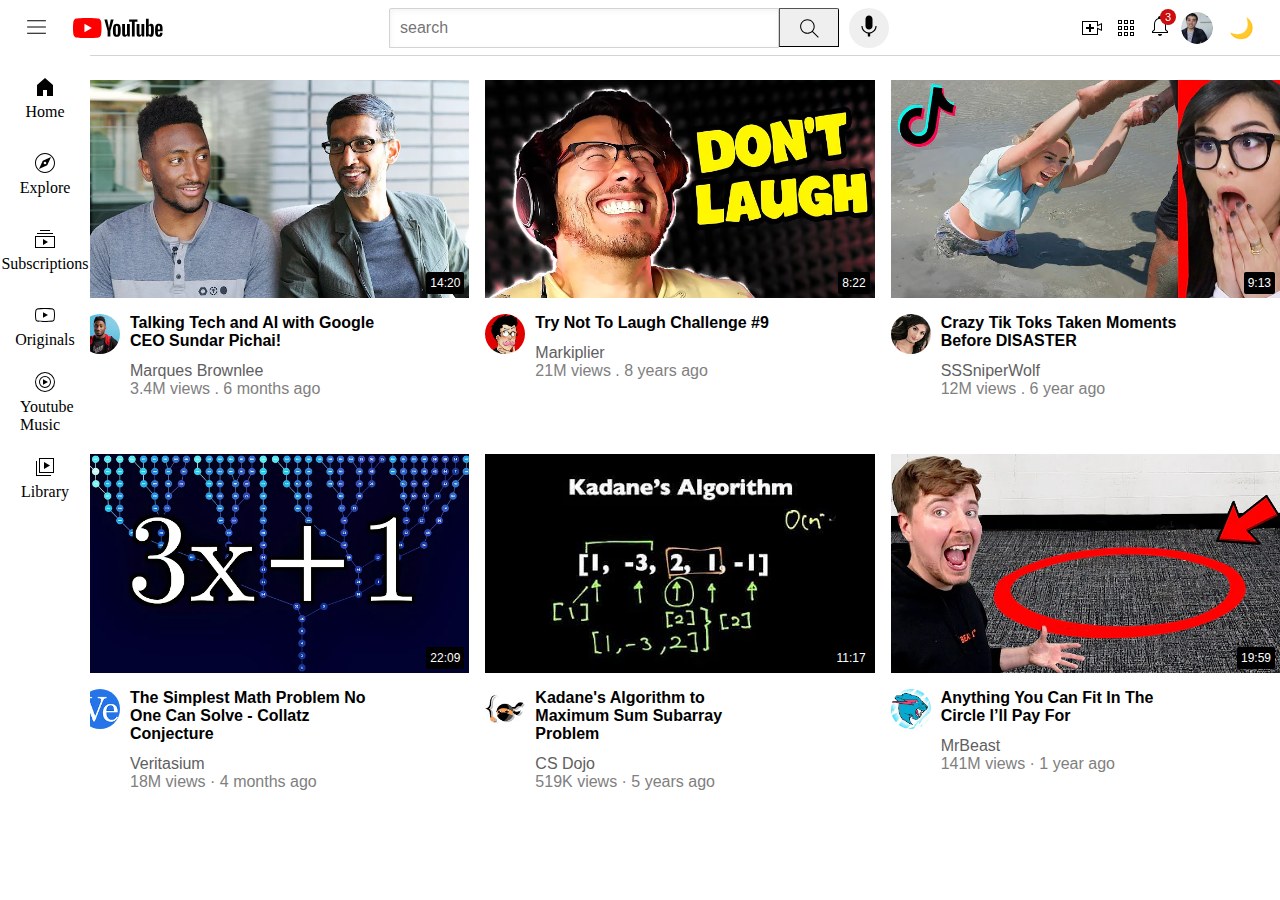
<file: index.html>
<!DOCTYPE html>
<html>
    <head>
        <title>
                youtube.com clone
        </title>

        <link rel="stylesheet" href="styles/video.css">
        <link rel="stylesheet" href="styles/general.css">
        <link rel="stylesheet" href="styles/header.css">
        <link rel="stylesheet" href="styles/sidebar.css">
    </head>



    <body>
        <script src="script.js"></script>
        <div class="header">
            <div class="leftsection">
                <img class="hamburgermenu" src="icons/hamburger-menu.svg">
                <img class="youtubelogo" src="icons/youtube-logo.svg" >
            </div>
            <div class="middlesection">
                <input class="searchbar" type="text"  placeholder="search">
                <button class="search">
                    <img class="searchicon" src="icons/search.svg">
                </button>
                    
                <button class="voicesearch">
                    <img class="voicesearchicon" src="icons/voice-search-icon.svg">
                </button>
            </div>
            <div class="sidebar">
                <div class="sidebar-link" >
                    <img src="icons/home.svg" alt="">
                    <div>Home</div>
                </div>
                <div class="sidebar-link" >
                    <img src="icons/explore.svg" alt="">
                    <div>Explore</div>
                </div>
                <div class="sidebar-link" >
                    <img src="icons/subscriptions.svg" alt="">
                    <div>Subscriptions</div>
                </div>
                <div class="sidebar-link" >
                    <img src="icons/originals.svg" alt="">
                    <div>Originals</div>
                </div>
                <div class="sidebar-link" >
                    <img src="icons/youtube-music.svg" alt="">
                    <div class="youtubemusic">Youtube Music </div>
                </div>
                <div class="sidebar-link" >
                    <img src="icons/library.svg" alt="">
                    <div>Library</div>
                </div>
            </div>
            <div class="rightsection">
                <img class="upload-icon" src="icons\upload.svg">
                <img class="youtube-apps-icon" src="icons\youtube-apps.svg">
                <div class="notifications-icon-container">
                <img class="notifications-icon" src="icons\notifications.svg" >
                <div class="notifications-count">3</div>
                </div>
                <img class="current-user-picture" src="icons\my-channel.jpeg" >
            </div>
            
        </div>
        
        <div class="videogrid">
            <div class="div">
           
            <div class="firstvideothumbnail">
            
        <img class="thumbnail" src="thumbnails/thumbnail-1.webp">
            <div class="video-time"> 
                14:20
             </div>
            </div>
            <div class="pfp-div">
            <img class="pfp" src="thumbnails/channel-1.jpeg">
                <div class="error">
                    <p class="title">
           Talking Tech and AI with Google CEO Sundar Pichai! 
            </p>
            <P class="videoauthor">
            Marques Brownlee
            </P>
            <p class="videostats">
           3.4M views . 6 months ago
            </p>  
            
                </div>
            
            </div>

            
       
        </div>
        

        

        
        


    


    
    <div class="div">
           
        <div class="firstvideothumbnail">
            
        <img class="thumbnail" src="thumbnails/download.avif">
        <div class="video-time"> 
                8:22
             </div>
            </div>
            <div class="pfp-div">
            <img class="pfp" src="thumbnails/channel-2.jpeg">
                <div class="error">
            <p class="title">
           Try Not To Laugh Challenge #9
            </p>
            <P class="videoauthor">
             Markiplier
            </P>
            <p class="videostats">
           21M views . 8 years ago
            </p>  

        </div>
            </div>

        
       
    </div>
    

    <div class="div">
           
            <div class="firstvideothumbnail">
            
        <img class="thumbnail" src="thumbnails/thumbnail-3.webp">
        <div class="video-time"> 
                9:13
             </div>
            </div>
            <div class="pfp-div">
            <img class="pfp" src="thumbnails/channel-3.jpeg">
                <div class="error">
                    <p class="title">
           

                    Crazy Tik Toks Taken Moments Before DISASTER  
            </p>
            <P class="videoauthor">
            SSSniperWolf
            </P>
            <p class="videostats">
           12M views . 6 year ago
            </p>  
                </div>
            
            </div>

            
       
    </div>
        

        

        
        


    



    <div class="div">
           
        <div class="firstvideothumbnail">
            
        <img class="thumbnail" src="thumbnails/thumbnail-4.webp">
        <div class="video-time"> 
                22:09
             </div>
            </div>
            <div class="pfp-div">
            <img class="pfp" src="thumbnails/channel-4.jpeg">
                <div class="error">
            <p class="title">
           

                The Simplest Math Problem No One Can Solve - Collatz Conjecture 
            </p>
            <P class="videoauthor">
             Veritasium 
            </P>
            <p class="videostats">
           18M views · 4 months ago
            </p>  

        </div>
            </div>

        
       
    </div>


<div class="div">
           
            <div class="firstvideothumbnail">
            
        <img class="thumbnail" src="thumbnails/thumbnail-5.webp">
        <div class="video-time"> 
                11:17
             </div>
            </div>
            <div class="pfp-div">
            <img class="pfp" src="thumbnails/channel-5.jpeg">
                <div class="error">
                    <p class="title">


                    Kadane's Algorithm to Maximum Sum Subarray Problem             </p>
            <P class="videoauthor">
            CS Dojo 
            </P>
            <p class="videostats">
           519K views · 5 years ago 
            </p>  
                </div>
            
            </div>

            
       
    </div>
        

        

        
        


    



    <div class="div">
           
        <div class="firstvideothumbnail">
            
        <img class="thumbnail" src="thumbnails/thumbnail-6.webp">
        <div class="video-time"> 
                19:59
             </div>
            </div>
            <div class="pfp-div">
            <img class="pfp" src="thumbnails/channel-6.jpeg">
                <div class="error">
            <p class="title">
           

                Anything You Can Fit In The Circle I’ll Pay For 
            </p>
            <P class="videoauthor">
             MrBeast 
            </P>
            <p class="videostats">
           141M views · 1 year ago 
            </p>  

        </div>
            </div>

        
       
    </div>
        </div>
    


        
    </body>
</html>
</file>
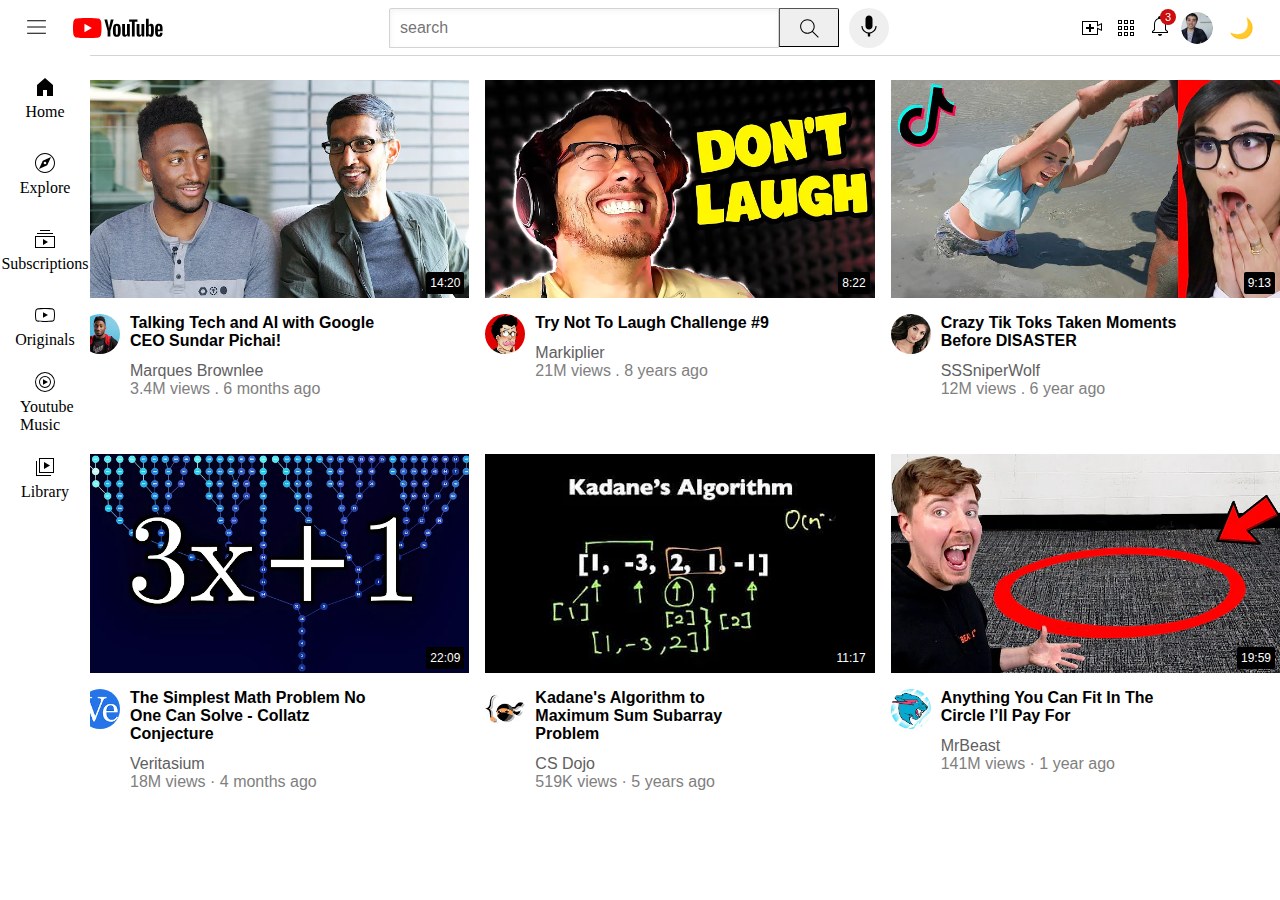
<file: youtube.html>
<!DOCTYPE html>
<html>
    <head>
        <title>
                youtube.com clone
        </title>

        <link rel="stylesheet" href="styles/video.css">
        <link rel="stylesheet" href="styles/general.css">
        <link rel="stylesheet" href="styles/header.css">
        <link rel="stylesheet" href="styles/sidebar.css">
    </head>



    <body>
        <script src="script.js"></script>
        <div class="header">
            <div class="leftsection">
                <img class="hamburgermenu" src="icons/hamburger-menu.svg">
                <img class="youtubelogo" src="icons/youtube-logo.svg" >
            </div>
            <div class="middlesection">
                <input class="searchbar" type="text"  placeholder="search">
                <button class="search">
                    <img class="searchicon" src="icons/search.svg">
                </button>
                    
                <button class="voicesearch">
                    <img class="voicesearchicon" src="icons/voice-search-icon.svg">
                </button>
            </div>
            <div class="sidebar">
                <div class="sidebar-link" >
                    <img src="icons/home.svg" alt="">
                    <div>Home</div>
                </div>
                <div class="sidebar-link" >
                    <img src="icons/explore.svg" alt="">
                    <div>Explore</div>
                </div>
                <div class="sidebar-link" >
                    <img src="icons/subscriptions.svg" alt="">
                    <div>Subscriptions</div>
                </div>
                <div class="sidebar-link" >
                    <img src="icons/originals.svg" alt="">
                    <div>Originals</div>
                </div>
                <div class="sidebar-link" >
                    <img src="icons/youtube-music.svg" alt="">
                    <div class="youtubemusic">Youtube Music </div>
                </div>
                <div class="sidebar-link" >
                    <img src="icons/library.svg" alt="">
                    <div>Library</div>
                </div>
            </div>
            <div class="rightsection">
                <img class="upload-icon" src="icons\upload.svg">
                <img class="youtube-apps-icon" src="icons\youtube-apps.svg">
                <div class="notifications-icon-container">
                <img class="notifications-icon" src="icons\notifications.svg" >
                <div class="notifications-count">3</div>
                </div>
                <img class="current-user-picture" src="icons\my-channel.jpeg" >
            </div>
            
        </div>
        
        <div class="videogrid">
            <div class="div">
           
            <div class="firstvideothumbnail">
            
        <img class="thumbnail" src="thumbnails/thumbnail-1.webp">
            <div class="video-time"> 
                14:20
             </div>
            </div>
            <div class="pfp-div">
            <img class="pfp" src="thumbnails/channel-1.jpeg">
                <div class="error">
                    <p class="title">
           Talking Tech and AI with Google CEO Sundar Pichai! 
            </p>
            <P class="videoauthor">
            Marques Brownlee
            </P>
            <p class="videostats">
           3.4M views . 6 months ago
            </p>  
            
                </div>
            
            </div>

            
       
        </div>
        

        

        
        


    


    
    <div class="div">
           
        <div class="firstvideothumbnail">
            
        <img class="thumbnail" src="thumbnails/download.avif">
        <div class="video-time"> 
                8:22
             </div>
            </div>
            <div class="pfp-div">
            <img class="pfp" src="thumbnails/channel-2.jpeg">
                <div class="error">
            <p class="title">
           Try Not To Laugh Challenge #9
            </p>
            <P class="videoauthor">
             Markiplier
            </P>
            <p class="videostats">
           21M views . 8 years ago
            </p>  

        </div>
            </div>

        
       
    </div>
    

    <div class="div">
           
            <div class="firstvideothumbnail">
            
        <img class="thumbnail" src="thumbnails/thumbnail-3.webp">
        <div class="video-time"> 
                9:13
             </div>
            </div>
            <div class="pfp-div">
            <img class="pfp" src="thumbnails/channel-3.jpeg">
                <div class="error">
                    <p class="title">
           

                    Crazy Tik Toks Taken Moments Before DISASTER  
            </p>
            <P class="videoauthor">
            SSSniperWolf
            </P>
            <p class="videostats">
           12M views . 6 year ago
            </p>  
                </div>
            
            </div>

            
       
    </div>
        

        

        
        


    



    <div class="div">
           
        <div class="firstvideothumbnail">
            
        <img class="thumbnail" src="thumbnails/thumbnail-4.webp">
        <div class="video-time"> 
                22:09
             </div>
            </div>
            <div class="pfp-div">
            <img class="pfp" src="thumbnails/channel-4.jpeg">
                <div class="error">
            <p class="title">
           

                The Simplest Math Problem No One Can Solve - Collatz Conjecture 
            </p>
            <P class="videoauthor">
             Veritasium 
            </P>
            <p class="videostats">
           18M views · 4 months ago
            </p>  

        </div>
            </div>

        
       
    </div>


<div class="div">
           
            <div class="firstvideothumbnail">
            
        <img class="thumbnail" src="thumbnails/thumbnail-5.webp">
        <div class="video-time"> 
                11:17
             </div>
            </div>
            <div class="pfp-div">
            <img class="pfp" src="thumbnails/channel-5.jpeg">
                <div class="error">
                    <p class="title">


                    Kadane's Algorithm to Maximum Sum Subarray Problem             </p>
            <P class="videoauthor">
            CS Dojo 
            </P>
            <p class="videostats">
           519K views · 5 years ago 
            </p>  
                </div>
            
            </div>

            
       
    </div>
        

        

        
        


    



    <div class="div">
           
        <div class="firstvideothumbnail">
            
        <img class="thumbnail" src="thumbnails/thumbnail-6.webp">
        <div class="video-time"> 
                19:59
             </div>
            </div>
            <div class="pfp-div">
            <img class="pfp" src="thumbnails/channel-6.jpeg">
                <div class="error">
            <p class="title">
           

                Anything You Can Fit In The Circle I’ll Pay For 
            </p>
            <P class="videoauthor">
             MrBeast 
            </P>
            <p class="videostats">
           141M views · 1 year ago 
            </p>  

        </div>
            </div>

        
       
    </div>
        </div>
    


        
    </body>
</html>
</file>
<file: styles/video.css>
.thumbnail {
               
                width: 100%;
                object-fit: cover ;
                object-position: center;
                
                
            }
            
            .title{
                font-weight: bold;
                width: 245px;
                margin-top: 0;
                margin-bottom: 12px;
                
            }
            .videoauthor{
                color: rgb(96, 96, 96) ;
                margin-top: 0;
                margin-bottom: 10px;
            }
            
            .videostats{
                
                color: grey;
                margin-top: -10px;
            }
            
            
                

                
            
            .div2{
                display: inline-block;
                vertical-align: top;
                
                

                
                
            }
            .pfp{
                
                width: 40px;
                vertical-align: top;
                border-radius: 90px;
                
                
            }
            
            .error{
                display: inline-block;
                width: 245px;
                
                
                
                
            }
            .firstvideothumbnail{    
                margin-bottom: 12px;
                position: relative;
            }
            .pfp-div{
                display: grid;
                grid-template-columns: 50px 1fr;
                
            }
            .videogrid{
                display: grid;
                grid-template-columns: 1fr 1fr 1fr;
                column-gap: 16px;
                row-gap: 40px;
            }
            .video-time{
                font-family: Arial, Helvetica, sans-serif;
               background-color: black;
               color: white;
               position:absolute;
               bottom: 8px;
               right: 5px;
               font-size: 12px;
               font-weight: 500;
               padding-left: 4px;
               padding-right: 4px;
               padding-top: 4px;
               padding-bottom: 4px;
               border-radius: 2px;


            }
        


/* clickable video links */
.video-link {
  text-decoration: none;
  color: inherit;
  display: block;
}

.video-link:hover .title {
  text-decoration: underline;
  cursor: pointer;
}

.thumbnail {
  cursor: pointer;
}
</file>
<file: styles/general.css>
p{
                font-family: arial
            }
 body {
    margin: 0;
    padding-top: 80px;
    padding-left: 80px;
 }       




 .theme-toggle {
  background: none;
  border: none;
  font-size: 20px;
  cursor: pointer;
  transition: transform 0.3s ease;
}
.theme-toggle:hover {
  transform: scale(1.2);
}

/* Dark mode theme */
.dark-mode {
  background-color: #0f0f0f;
  color: #f1f1f1;
}

.dark-mode .header {
  background-color: #1f1f1f;
  border-bottom-color: #333;
}

.dark-mode .sidebar {
  background-color: #1f1f1f;
}

.dark-mode .sidebar-link:hover {
  background-color: #2a2a2a;
}

.dark-mode .videogrid {
  background-color: #0f0f0f;
}

.dark-mode .title {
  color: #fff;
}

.dark-mode .videoauthor, 
.dark-mode .videostats {
  color: #aaa;
}
</file>
<file: styles/header.css>
.header {
    height: 55px;
    display: flex;
    flex-direction: row;
    justify-content: space-between;
    position: fixed;
    top: 0;
    left: 0;
    right: 0;
    background-color: white;
    border-bottom-width: 1px;
    border-bottom-style: solid;
    border-bottom-color: lightgrey;
    z-index: 100;
}
.leftsection{
    
    
    display: flex;
    align-items: center;
    
}
.hamburgermenu{
    height: 25px;
    margin-left: 24px;
    margin-right: 24px;
}
.youtubelogo{
    height: 20px;

}
.middlesection{
    
    flex: 1;
    max-width: 500px;
    margin-left: 70px;
    margin-right: 35px;
    display: flex;
    align-items: center;
    

}
.search{
    height: 39px;
    width: 60px;
    border-start-end-radius: 2px;
    border-width: 1px;
    b
    margin-right: 20px;
    
}

.voicesearch{
    width: 40px;
    height: 40px;
    border-radius: 90px;
    border:none;
    margin-left: 10px;

    
}
.searchbar{
    flex: 1;
    height: 36px;
    padding-left: 10px;
    font-size: 16px;
    border-width: 1px;
    border-style: solid;
    border-color: grey;
    border-start-start-radius: 2px;
    box-shadow: inset 1px 2px 5px 
    rgba(0,0,0,0.05);
    border-color: lightgrey;
    width: 0;

}
.searchbar::placeholder{
    font-family: arial;
    font-size: 16px;
    
}
.searchicon{
    height: 25px;
    margin-top: 4px;
   
}
.rightsection{
    margin-right: 20px;
    width: 180px;
    display: flex;
    align-items: center;
    justify-content: space-between;
    flex-shrink: 0;
    
}
.upload-icon {
    height: 24px;
}
.youtube-apps-icon {
    height: 24px;
}
.notifications-icon {
    height: 24px;
}
.notifications-icon-container {
    position: relative;
}
.notifications-count {
    position: absolute;
    top: -5px;
    right: -5px;
    background-color: rgb(204, 14, 14);
    color: white;
    font-family: Arial, Helvetica, sans-serif;
    font-size: 11px;
    padding-left: 5px;
    padding-right: 5px;
    padding-top: 2px;
    padding-bottom: 2px;
    border-radius: 10px;
}
.current-user-picture {
    height: 32px;
    border-radius: 16px;
}

.notifications-count {
  transition: all 0.3s ease;
}
</file>
<file: styles/sidebar.css>
.sidebar{
    position: fixed;
    left: 0;
    bottom: 0;
    top: 55px;
    background-color: white;
    width: 90px;
    z-index: 200;
    padding-top: 5px;
    
}
.sidebar-link {
    background-color: white;
    height: 76px;
    display: flex;
    justify-content: center;
    align-items: center;
    flex-direction: column;
    
}
.sidebar-link:hover {
    background-color: lightgrey;
    cursor: pointer;
}

.sidebar-link img {
    height: 24px;
    margin-bottom: 4px;
    justify-content: center;

    
}
.sidbar-link div {
    font-family: Arial, Helvetica, sans-serif;
    justify-content: center;
    align-items: center;
    font-size: 5px;


}
.youtubemusic {
    margin-left: 20px;
}








.sidebar {
  position: fixed;
  left: 0;
  bottom: 0;
  top: 55px;
  background-color: white;
  width: 90px;
  z-index: 200;
  padding-top: 5px;
  transition: transform 0.3s ease, background-color 0.3s ease;
}

.sidebar-link {
  background-color: white;
  height: 76px;
  display: flex;
  justify-content: center;
  align-items: center;
  flex-direction: column;
  transition: background-color 0.3s ease;
}

.sidebar-link:hover {
  background-color: lightgrey;
  cursor: pointer;
}

.sidebar-link img {
  height: 24px;
  margin-bottom: 4px;
  justify-content: center;
  transition: filter 0.3s ease;
}

.sidbar-link div {
  font-family: Arial, Helvetica, sans-serif;
  justify-content: center;
  align-items: center;
  font-size: 5px;
}

.youtubemusic {
  margin-left: 20px;
}

/* ------------------ 🌙 DARK MODE ------------------ */
.dark-mode .sidebar {
  background-color: #1f1f1f;
}

.dark-mode .sidebar-link {
  background-color: transparent;
  color: #e0e0e0;
}

.dark-mode .sidebar-link div {
  color: #e0e0e0;
}

.dark-mode .sidebar-link img {
  filter: brightness(0) invert(0.9); /* visible gray icons */
}

.dark-mode .sidebar-link:hover {
  background-color: #2a2a2a;
}

.dark-mode .sidebar-link:hover img {
  filter: brightness(0) invert(1); /* brighter icons on hover */
}

/* Hide sidebar when toggled */
.sidebar-hidden {
  transform: translateX(-100%);
}
</file>
